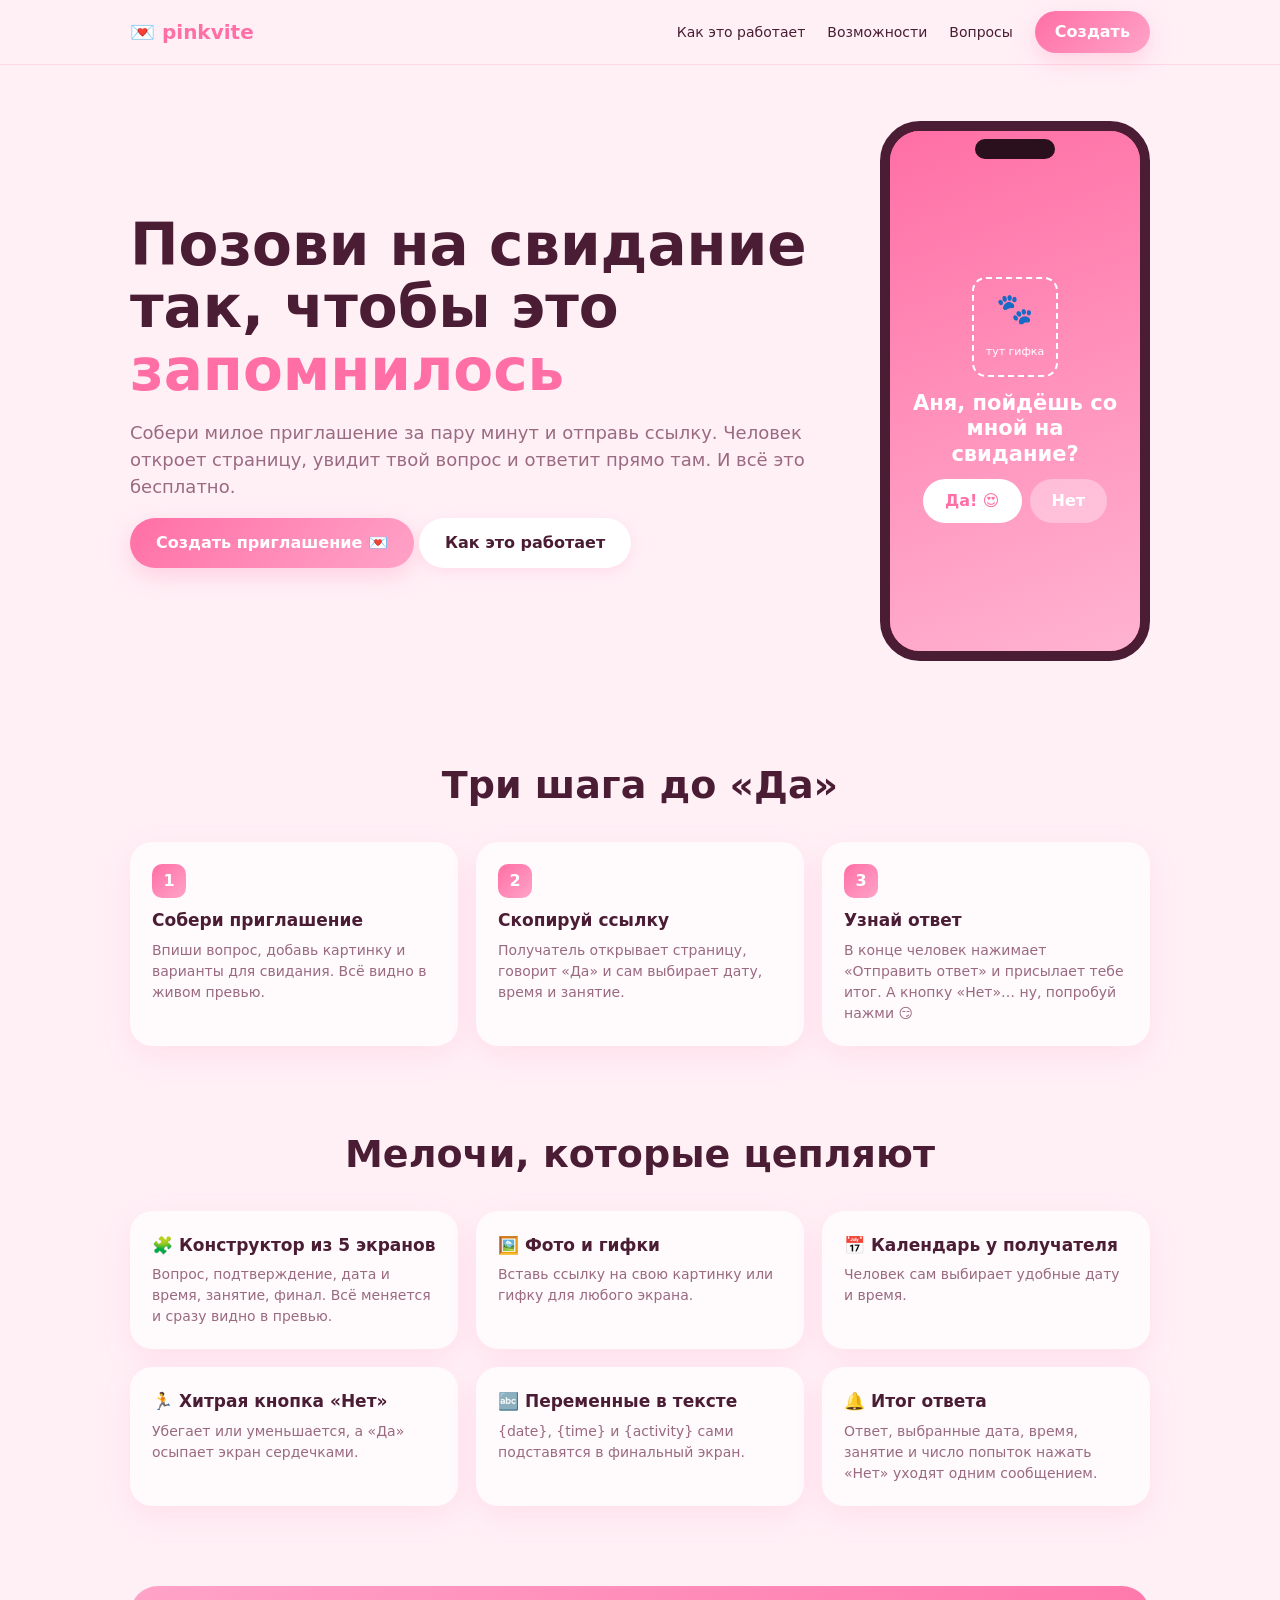
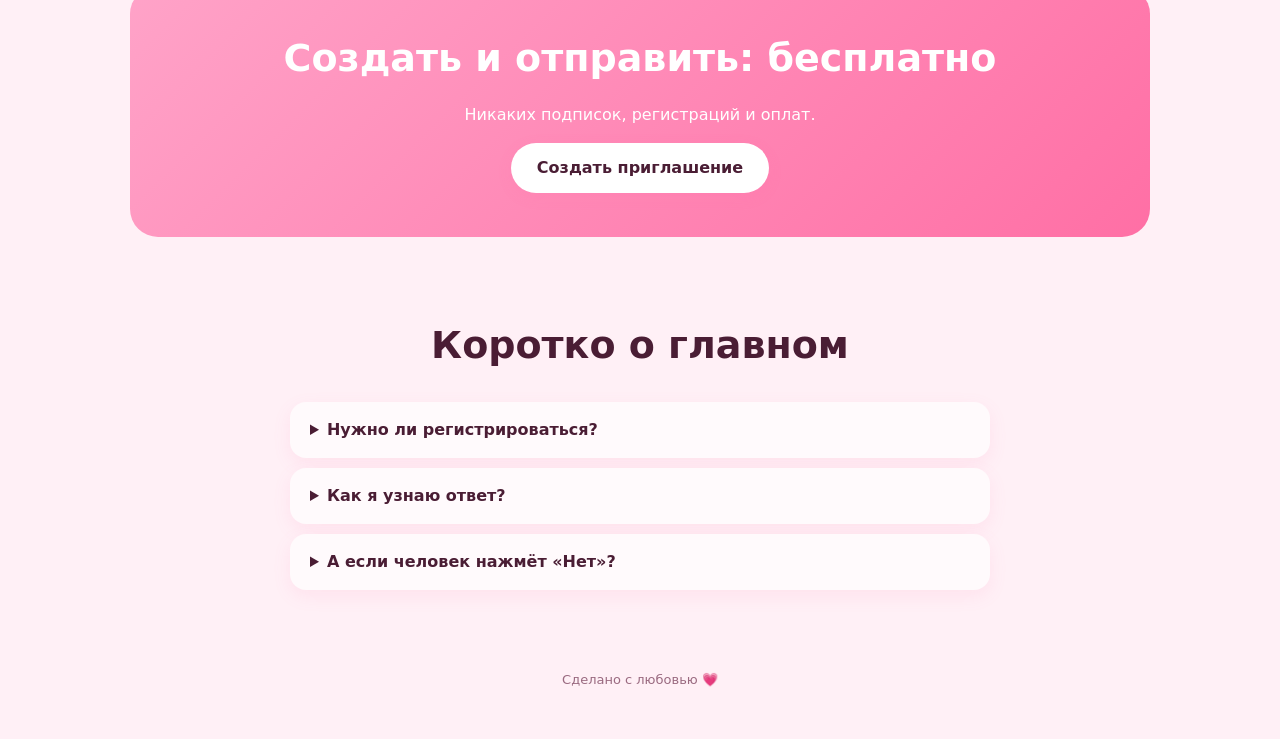
<file: Project - online invitation "Persimmon"/index.html>
<!DOCTYPE html>
<html lang="ru">
<head>
<meta charset="utf-8">
<meta name="viewport" content="width=device-width, initial-scale=1">
<title>Пригласи на свидание 💌</title>
<link rel="stylesheet" href="style.css">
</head>
<body>

<nav><div class="wrap">
  <span class="logo">💌 pinkvite</span>
  <a href="#how">Как это работает</a><a href="#feat">Возможности</a><a href="#faq">Вопросы</a>
  <a class="btn" href="create.html" style="padding:9px 20px">Создать</a>
</div></nav>

<div class="wrap">
  <div class="hero">
    <div>
      <h1>Позови на свидание так, чтобы это <em>запомнилось</em></h1>
      <p style="color:var(--mu);font-size:18px">Собери милое приглашение за пару минут и отправь ссылку. Человек откроет страницу, увидит твой вопрос и ответит прямо там. И всё это бесплатно.</p>
      <a class="btn" href="create.html">Создать приглашение 💌</a>
      <a class="btn w" href="#how">Как это работает</a>
    </div>
    <div class="phone" id="heroPhone"></div>
  </div>

  <section id="how">
    <h2>Три шага до «Да»</h2>
    <div class="grid">
      <div class="card"><span class="num">1</span><b>Собери приглашение</b><p>Впиши вопрос, добавь картинку и варианты для свидания. Всё видно в живом превью.</p></div>
      <div class="card"><span class="num">2</span><b>Скопируй ссылку</b><p>Получатель открывает страницу, говорит «Да» и сам выбирает дату, время и занятие.</p></div>
      <div class="card"><span class="num">3</span><b>Узнай ответ</b><p>В конце человек нажимает «Отправить ответ» и присылает тебе итог. А кнопку «Нет»… ну, попробуй нажми 😏</p></div>
    </div>
  </section>

  <section id="feat">
    <h2>Мелочи, которые цепляют</h2>
    <div class="grid">
      <div class="card"><b>🧩 Конструктор из 5 экранов</b><p>Вопрос, подтверждение, дата и время, занятие, финал. Всё меняется и сразу видно в превью.</p></div>
      <div class="card"><b>🖼️ Фото и гифки</b><p>Вставь ссылку на свою картинку или гифку для любого экрана.</p></div>
      <div class="card"><b>📅 Календарь у получателя</b><p>Человек сам выбирает удобные дату и время.</p></div>
      <div class="card"><b>🏃 Хитрая кнопка «Нет»</b><p>Убегает или уменьшается, а «Да» осыпает экран сердечками.</p></div>
      <div class="card"><b>🔤 Переменные в тексте</b><p>{date}, {time} и {activity} сами подставятся в финальный экран.</p></div>
      <div class="card"><b>🔔 Итог ответа</b><p>Ответ, выбранные дата, время, занятие и число попыток нажать «Нет» уходят одним сообщением.</p></div>
    </div>
  </section>

  

  <section>
    <div class="free">
      <h2>Создать и отправить: бесплатно</h2>
      <p>Никаких подписок, регистраций и оплат.</p>
      <a class="btn w" href="create.html">Создать приглашение</a>
    </div>
  </section>

  <section id="faq">
    <h2>Коротко о главном</h2>
    <details><summary>Нужно ли регистрироваться?</summary><p>Нет. Всё собирается прямо на странице.</p></details>
    <details><summary>Как я узнаю ответ?</summary><p>В конце гость нажимает «Отправить ответ», и сообщение с итогом приходит тебе в тот мессенджер, который он выберет.</p></details>
    <details><summary>А если человек нажмёт «Нет»?</summary><p>Попробуй. Кнопка убегает или уменьшается, а число попыток попадёт в итоговое сообщение.</p></details>
  </section>
</div>
<footer>Сделано с любовью 💗</footer>

<script src="core.js"></script>
<script>
/* главная: телефон-демо */
play({...DEF,img1:HERO_GIF||STICKERS[0]||"",q:"Аня, пойдёшь со мной на свидание?"},$("#heroPhone"),1,true);
</script>
</body>
</html>
</file>
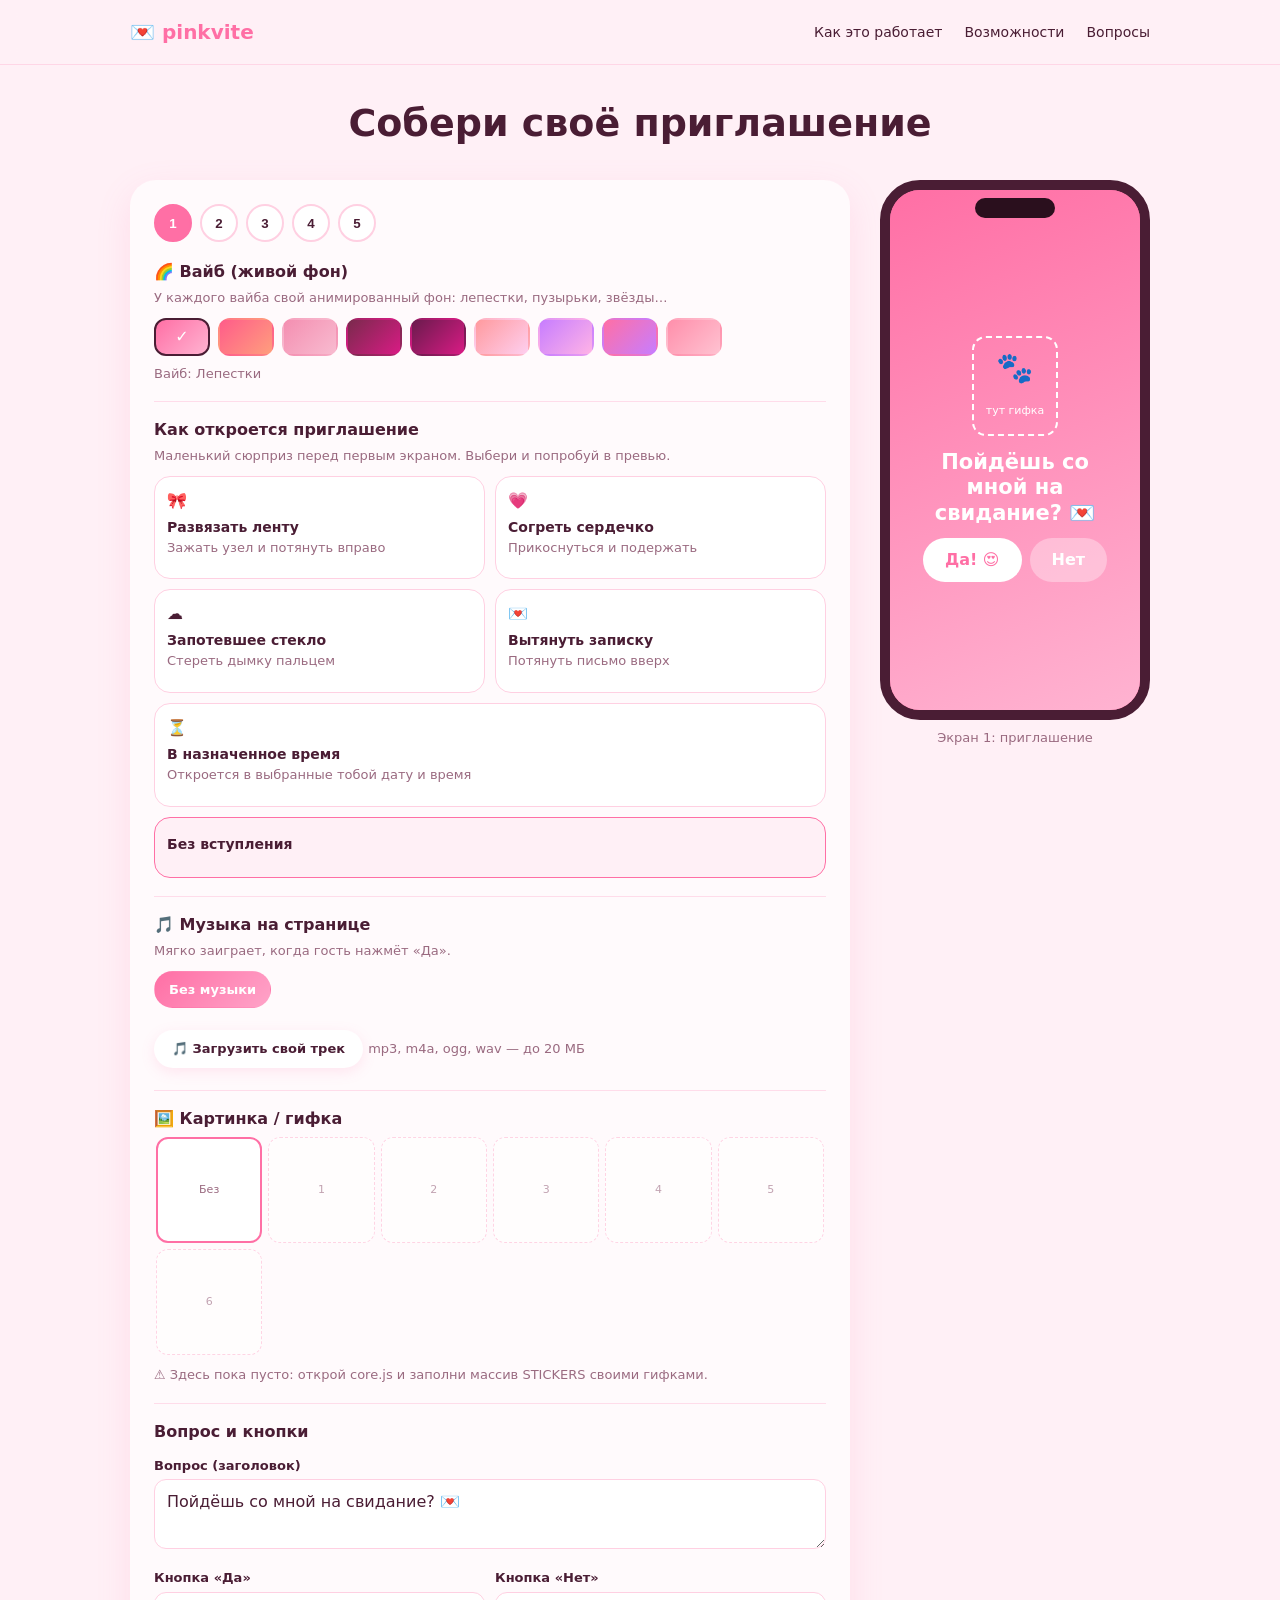
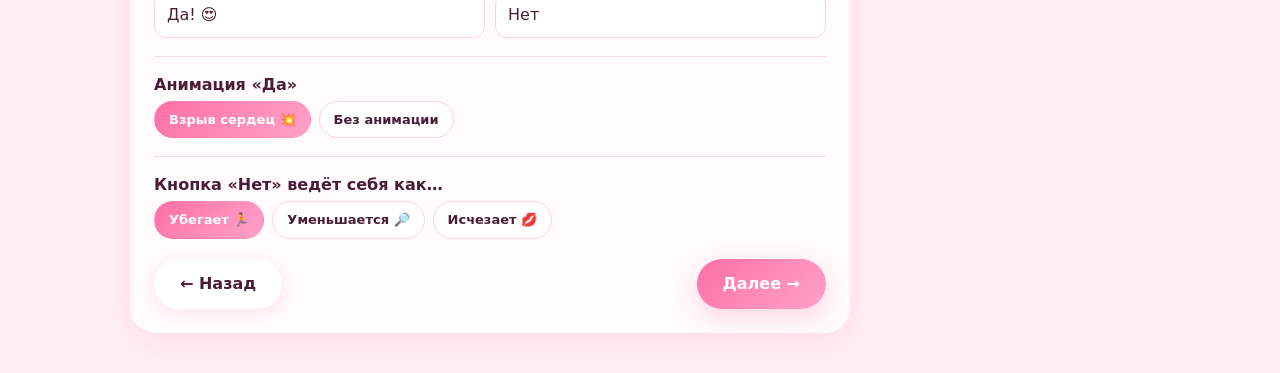
<file: Project - online invitation "Persimmon"/create.html>
<!DOCTYPE html>
<html lang="ru">
<head>
<meta charset="utf-8">
<meta name="viewport" content="width=device-width, initial-scale=1">
<title>Создать приглашение 💌</title>
<link rel="stylesheet" href="style.css">
</head>
<body>
<nav><div class="wrap">
  <a class="logo" href="index.html">💌 pinkvite</a>
  <a href="index.html#how">Как это работает</a><a href="index.html#feat">Возможности</a><a href="index.html#faq">Вопросы</a>
  
</div></nav>
<div class="wrap">
<section id="make" style="padding-top:30px">
    <h2>Собери своё приглашение</h2>
    <div class="builder">
      <div class="panel">
        <div class="steps" id="steps"></div>
        <div id="fields"></div>
        <div class="nav2">
          <button class="btn w" id="prev">← Назад</button>
          <button class="btn" id="next">Далее →</button>
        </div>
        <div class="out" id="out">
          <label style="font-weight:700">Твоя ссылка на приглашение</label>
          <input id="link" readonly>
          <button class="btn" id="copy">Скопировать ссылку</button>
          <p><small>Ссылка бесплатная и без срока действия. Чтобы она открывалась у других, этот сайт должен лежать в интернете.</small></p>
        </div>
      </div>
      <div style="flex:none;margin:0 auto">
        <div class="phone" id="prev-phone" data-prev="1"></div>
        <p style="text-align:center;color:var(--mu);font-size:13px;margin:8px 0" id="cap"></p><div class="tryb"><button class="btn w" id="tryI" style="display:none">Попробовать вступление</button></div>
      </div>
    </div>
  </section>
</div>
<script src="core.js"></script>
<script src="builder.js"></script>
</body>
</html>
</file>
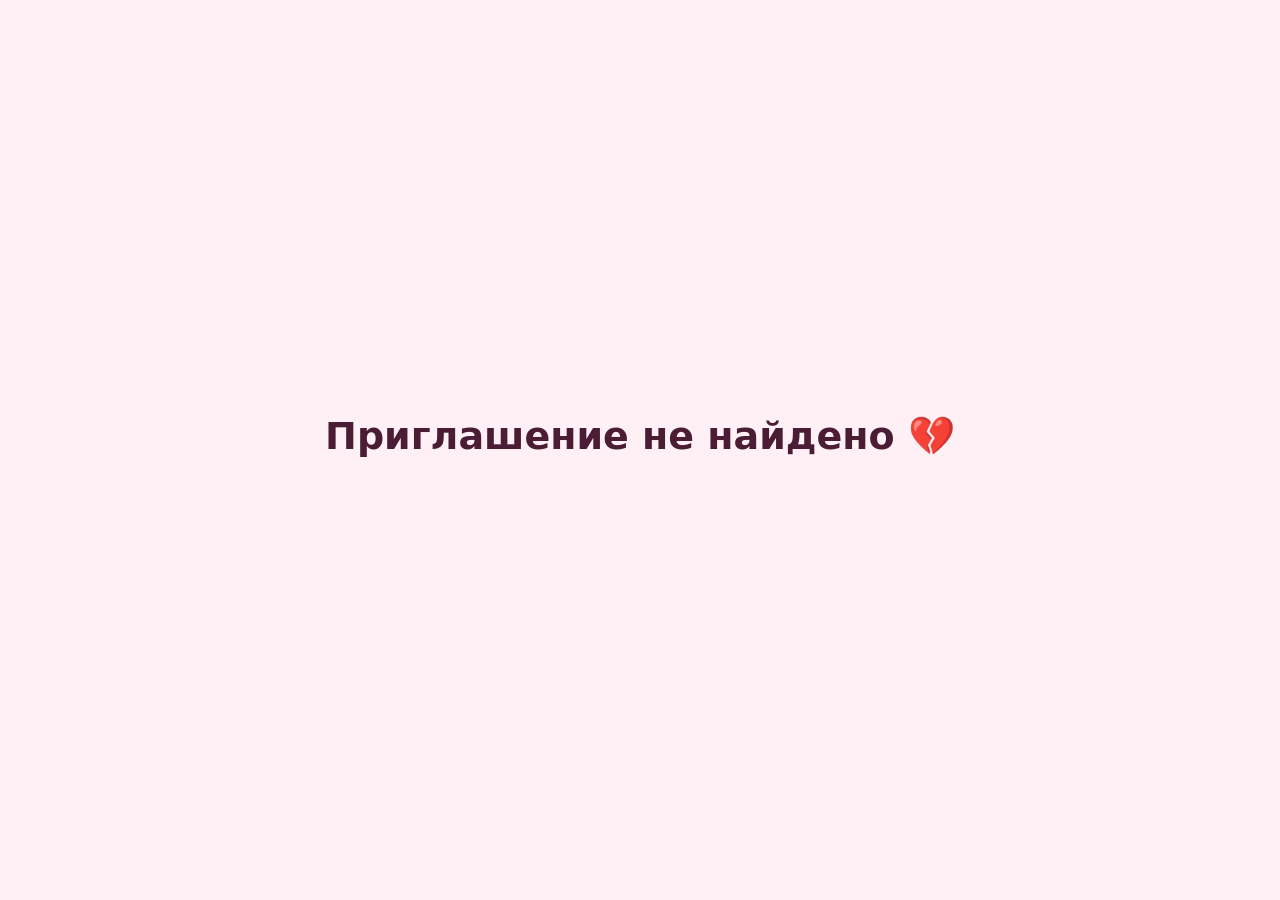
<file: Project - online invitation "Persimmon"/invite.html>
<!DOCTYPE html>
<html lang="ru">
<head>
<meta charset="utf-8">
<meta name="viewport" content="width=device-width, initial-scale=1">
<title>Тебя пригласили 💌</title>
<link rel="stylesheet" href="style.css">
</head>
<body>
<div class="guest"><div class="phone" id="gPhone"></div></div>
<script src="core.js"></script>
<script>
/* режим гостя */
(function(){
  if(location.hash.length<20){document.body.innerHTML='<div class="guest"><h2>Приглашение не найдено 💔</h2></div>';return}
  try{
    const c={...DEF,...JSON.parse(decodeURIComponent(escape(atob(location.hash.slice(1)))))};
    play(c,$("#gPhone"),c.intro!="none"?0:1,false);
  }catch(e){}
})();
</script>
</body>
</html>
</file>
<file: Project - online invitation "Persimmon"/style.css>
:root{--p1:#ff6fa5;--p2:#ffa3c8;--bg:#fff0f6;--card:#fffafc;--tx:#4a1d34;--mu:#9a6a80}
*{box-sizing:border-box}
body{margin:0;font-family:system-ui,-apple-system,"Segoe UI",Roboto,sans-serif;background:var(--bg);color:var(--tx);line-height:1.5}
a{color:inherit}
.wrap{max-width:1060px;margin:0 auto;padding:0 20px}
nav{position:sticky;top:0;z-index:20;background:#fff0f6ee;backdrop-filter:blur(8px);border-bottom:1px solid #ffd6e6}
nav .wrap{display:flex;align-items:center;gap:22px;height:64px}
nav .logo{font-weight:800;color:var(--p1);font-size:20px;margin-right:auto}
nav a{text-decoration:none;font-size:14px}
.btn{display:inline-block;border:0;cursor:pointer;font:inherit;font-weight:700;color:#fff;background:linear-gradient(135deg,var(--p1),var(--p2));padding:13px 26px;border-radius:99px;box-shadow:0 8px 22px #ff6fa540;text-decoration:none}
.btn.w{background:#fff;color:var(--tx);box-shadow:0 4px 14px #ff6fa526}
.hero{display:flex;gap:40px;align-items:center;padding:56px 0;flex-wrap:wrap}
.hero>div:first-child{flex:1 1 380px}
h1{font-size:clamp(34px,6vw,58px);line-height:1.08;margin:0 0 18px}
h1 em{font-style:normal;color:var(--p1)}
h2{font-size:clamp(26px,4vw,38px);text-align:center;margin:0 0 28px}
section{padding:40px 0}
.grid{display:grid;grid-template-columns:repeat(auto-fit,minmax(250px,1fr));gap:18px}
.card{background:var(--card);border-radius:22px;padding:22px;box-shadow:0 10px 30px #ff6fa51f}
.card b{display:block;margin-bottom:6px;font-size:17px}
.card p{margin:0;color:var(--mu);font-size:14px}
.num{display:inline-grid;place-items:center;width:34px;height:34px;border-radius:10px;background:linear-gradient(135deg,var(--p1),var(--p2));color:#fff;font-weight:800;margin-bottom:10px}
details{background:var(--card);border-radius:16px;padding:16px 20px;margin-bottom:10px;max-width:700px;margin-inline:auto;box-shadow:0 6px 18px #ff6fa51a}
summary{cursor:pointer;font-weight:700}
details p{color:var(--mu);margin:10px 0 0}
.free{text-align:center;background:linear-gradient(135deg,var(--p2),var(--p1));color:#fff;border-radius:28px;padding:44px 20px}
.free h2{color:#fff;margin-bottom:10px}
footer{text-align:center;color:var(--mu);font-size:13px;padding:30px 0 50px}
/* phone */
.phone{width:270px;height:540px;border:10px solid #4a1d34;border-radius:40px;overflow:hidden;position:relative;margin:0 auto;background:#ff6fa5;flex:none}
.phone:before{content:"";position:absolute;top:8px;left:50%;width:80px;height:20px;margin-left:-40px;background:#2a0f1d;border-radius:12px;z-index:5}
.scr{position:absolute;inset:0;display:flex;flex-direction:column;align-items:center;justify-content:center;text-align:center;padding:40px 18px 18px;color:#fff;background:linear-gradient(160deg,#ff6fa5,#ffb3d1);overflow:hidden}
.scr img{max-width:70%;max-height:36%;object-fit:contain;margin-bottom:14px}
.ph{border:2px dashed #fff;border-radius:14px;padding:12px;margin-bottom:14px;font-size:30px;line-height:1.2}
.ph small{font-size:11px}
.scr h3{margin:0 0 8px;font-size:21px;line-height:1.2}
.scr p{margin:0 0 14px;font-size:13px;opacity:.95}
.b{border:0;font:inherit;font-weight:700;border-radius:99px;padding:10px 22px;cursor:pointer;margin:4px;transition:transform .2s}
.b.y{background:#fff;color:var(--p1)}
.b.n{background:#ffffff55;color:#fff}
.scr input{width:100%;border:0;border-radius:12px;padding:10px;margin-bottom:8px;font:inherit;background:#ffffffd9;color:var(--tx)}
.opts{display:grid;grid-template-columns:1fr 1fr;gap:8px;width:100%}
.opts button{border:0;border-radius:14px;padding:14px 6px;background:#ffffff40;color:#fff;font:inherit;font-weight:700;cursor:pointer}
.hr{position:absolute;bottom:-30px;pointer-events:none;animation:up 2.2s ease-in forwards;z-index:9}
@keyframes up{to{transform:translateY(-640px) rotate(25deg);opacity:0}}
/* builder */
.builder{display:flex;gap:30px;flex-wrap:wrap;align-items:flex-start}
.panel{flex:1 1 380px;background:var(--card);border-radius:26px;padding:24px;box-shadow:0 12px 34px #ff6fa526}
.steps{display:flex;gap:8px;margin-bottom:18px}
.steps button{width:38px;height:38px;border-radius:50%;border:2px solid #ffd0e2;background:#fff;font-weight:800;cursor:pointer;color:var(--tx)}
.steps button.on{border-color:var(--p1);background:var(--p1);color:#fff}
.panel label{display:block;font-weight:700;font-size:13px;margin:12px 0 4px}
.panel input,.panel textarea,.panel select{width:100%;border:1.5px solid #ffd0e2;border-radius:12px;padding:10px 12px;font:inherit;background:#fff;color:var(--tx)}
.panel small{color:var(--mu);font-size:12px}
.nav2{display:flex;justify-content:space-between;margin-top:20px;gap:10px}
.fs{display:none}.fs.on{display:block}
.out{margin-top:16px;display:none}
.out input{margin-bottom:10px}
.guest{min-height:100vh;display:grid;place-items:center;padding:20px;background:var(--bg)}
.guest .phone{width:min(360px,92vw);height:min(720px,88vh)}

.sec{border-top:1px solid #ffdcea;margin-top:18px;padding-top:16px}
.sec:first-of-type{border-top:0;margin-top:6px;padding-top:0}
.sec h4{margin:0 0 4px;font-size:16px}
.sec .mu{color:var(--mu);font-size:13px;margin:0 0 10px}
.sw{display:flex;flex-wrap:wrap;gap:8px}
.sw i{width:56px;height:38px;border-radius:12px;cursor:pointer;border:2px solid transparent;display:grid;place-items:center;color:#fff;font-style:normal;font-weight:800}
.sw i.on{border-color:var(--tx)}
.cards{display:grid;grid-template-columns:1fr 1fr;gap:10px}
.cards .oc{border:1.5px solid #ffd0e2;border-radius:16px;padding:12px;background:#fff;cursor:pointer}
.cards .oc b{display:block;font-size:14px;margin:4px 0 2px}.cards .oc small{display:block;line-height:1.3}
.cards .oc.on{border-color:var(--p1);background:#fff0f6}
.cards .oc.wide{grid-column:1/-1}
.chips{display:flex;flex-wrap:wrap;gap:8px}
.chips span{border:1.5px solid #ffd0e2;background:#fff;border-radius:99px;padding:8px 14px;font-weight:700;font-size:13px;cursor:pointer}
.chips span.on{background:linear-gradient(135deg,var(--p1),var(--p2));color:#fff;border-color:transparent}
.gal{display:grid;grid-template-columns:repeat(6,1fr);gap:6px}
.gal div{aspect-ratio:1;border:1.5px dashed #ffbcd5;border-radius:12px;display:grid;place-items:center;font-size:11px;color:var(--mu);cursor:pointer;background:#fff;overflow:hidden}
.gal div.on{border:2px solid var(--p1)}
.gal img{width:100%;height:100%;object-fit:contain}
.row{display:flex;gap:8px;margin-bottom:8px}
.row button{flex:none;width:40px;border:0;border-radius:12px;background:#ffe3ee;cursor:pointer}
.two{display:grid;grid-template-columns:1fr 1fr;gap:10px}
.idea{background:#fff0f6;border:1px solid #ffd0e2;border-radius:16px;padding:12px;margin-bottom:10px}
.tryb{margin-top:12px;text-align:center}
.strip{display:flex;gap:6px;overflow:auto;width:100%;margin-bottom:10px}.strip img{height:60px;border-radius:8px;margin:0}

/* вайбы и вступления */
.scr>*:not(.fx):not(.abs){position:relative;z-index:1}
.abs{position:absolute}
.fx{position:absolute;inset:0;pointer-events:none;overflow:hidden;z-index:0}
.fx span{position:absolute;display:block}
.p-petal,.p-confetti{top:-10%;animation:fall linear infinite}
.p-heart,.p-bubbles{bottom:-12%;animation:rise linear infinite}
.p-bubbles{border-radius:50%;background:radial-gradient(circle at 30% 30%,#fffb,#ffffff22);border:1px solid #fff7}
.p-star{color:#fff;animation:tw 3s ease-in-out infinite}
.p-fire{border-radius:50%;background:#ffe9a8;box-shadow:0 0 12px 4px #ffc2dc;animation:drift 7s ease-in-out infinite}
.p-bokeh{border-radius:50%;background:#ffffff38;filter:blur(2px);animation:drift 10s ease-in-out infinite}
.p-smoke{border-radius:50%;background:#ffffff40;filter:blur(18px);animation:drift 12s ease-in-out infinite}
@keyframes fall{from{transform:translateY(0) rotate(0)}to{transform:translateY(720px) rotate(360deg)}}
@keyframes rise{0%{transform:translateY(0);opacity:0}15%{opacity:1}to{transform:translateY(-720px) translateX(24px);opacity:0}}
@keyframes tw{0%,100%{opacity:.1;transform:scale(.6)}50%{opacity:1;transform:scale(1.25)}}
@keyframes drift{0%,100%{transform:translate(0,0);opacity:.4}50%{transform:translate(18px,-26px);opacity:1}}
.scr.aur{background-image:linear-gradient(120deg,#ff6fa5,#c77dff,#ffb3d1,#ff8fab,#a56cff)!important;background-size:300% 300%;animation:aur 9s ease infinite}
@keyframes aur{0%,100%{background-position:0 50%}50%{background-position:100% 50%}}
.sk{margin-top:auto;font-size:13px;border-bottom:1px solid #fff8;cursor:pointer;padding-bottom:3px;opacity:.9}
.hrt{left:50%;top:56%;transform:translate(-50%,-50%);font-size:150px;line-height:1;cursor:pointer;user-select:none;touch-action:none;z-index:3;filter:saturate(.7)}
.gl{left:8%;right:8%;top:34%;bottom:15%;width:84%;height:51%;border-radius:26px;z-index:2;box-shadow:0 8px 30px #0003}

/* бантик */
.rb{z-index:1;box-shadow:0 6px 14px #0004,inset 0 1px 0 #fff7}
.rb.h{left:0;right:0;top:58%;height:46px;margin-top:-23px;background:linear-gradient(180deg,#a8366a 0%,#e8809f 18%,#ffd9e4 38%,#fff4f7 48%,#f0a0b8 62%,#c4557d 85%,#8f2f5a 100%)}
.rb.v{top:0;bottom:0;left:50%;width:46px;margin-left:-23px;background:linear-gradient(90deg,#a8366a 0%,#e8809f 18%,#ffd9e4 38%,#fff4f7 48%,#f0a0b8 62%,#c4557d 85%,#8f2f5a 100%)}
.rb.h:after,.rb.v:after{content:"";position:absolute;inset:0;background:repeating-linear-gradient(115deg,#ffffff00 0 6px,#ffffff14 6px 8px)}
.bw{left:50%;top:58%;width:86%;transform:translate(-50%,-50%);z-index:2;pointer-events:none;transition:transform .15s}
.bw svg{display:block;filter:drop-shadow(0 7px 8px #0006)}
.bw .lp{transform-origin:130px 100px;transform:scale(calc(1 - var(--p,0)*.6));transition:transform .15s}
.kn{left:50%;top:58%;width:76px;height:76px;margin:0;transform:translate(-50%,-50%);border-radius:50%;border:2px solid #fff;background:#ffffff22;z-index:4;cursor:grab;animation:pulse 1.8s ease-out infinite}
.kn:after{content:"→";position:absolute;left:calc(100% + 10px);top:50%;transform:translateY(-50%);font-size:28px;color:#fff;text-shadow:0 2px 6px #0006}
.kl{left:50%;top:calc(58% + 52px);transform:translateX(-50%);z-index:4;font-size:11px;font-weight:700;background:#0006;border-radius:99px;padding:3px 10px;white-space:nowrap;pointer-events:none}
@keyframes pulse{0%{box-shadow:0 0 0 0 #ffffffaa}100%{box-shadow:0 0 0 22px #ffffff00}}
.scr.untied .rb.h{transform:translateX(125%);transition:transform .65s ease-in}
.scr.untied .rb.v{transform:translateY(-125%);transition:transform .65s ease-in}
.scr.untied .bw{opacity:0;transform:translate(-50%,-50%) scale(.3) rotate(35deg)!important;transition:all .5s ease-in}
.scr.untied .kn,.scr.untied .kl{opacity:0;transition:opacity .2s}
/* письмо в конверте */
.env{left:8%;right:8%;top:43%;height:34%;transform:rotate(-3deg);z-index:2}
.eb{position:absolute;left:0;right:0;top:-6%;bottom:0;background:#7e3b52;border-radius:8px;box-shadow:0 12px 28px #0006}
.paper{position:absolute;left:6%;right:6%;top:-36%;height:86%;background:#fbf4e6;border-radius:5px;padding:14px;color:#6b2a3b;text-align:left;font-family:"Segoe Script","Bradley Hand","Lucida Handwriting","Comic Sans MS",cursive;font-size:19px;line-height:1.3;box-shadow:0 4px 14px #0004;cursor:grab;touch-action:none;z-index:1;transition:transform .3s}
.paper:before{content:"";position:absolute;inset:6px;border:1px solid #ead7c3;border-radius:3px;pointer-events:none}
.paper .dh{position:absolute;left:16px;bottom:10px;width:34px}
.efw{position:absolute;left:0;right:0;bottom:0;height:68%;z-index:2;filter:drop-shadow(0 -2px 4px #0003) drop-shadow(0 8px 10px #0005)}
.ef{width:100%;height:100%;background:linear-gradient(170deg,#d68f9b,#b8647a 70%,#a85469);clip-path:polygon(0 0,36% 0,50% 18%,64% 0,100% 0,100% 100%,0 100%);border-radius:0 0 10px 10px;display:flex;flex-direction:column;align-items:center;justify-content:center;gap:5px;color:#fff1f3;padding-top:14px}
.ef b{font-family:"Segoe Script","Bradley Hand","Lucida Handwriting","Comic Sans MS",cursive;font-size:20px;font-weight:400}
.ef i{width:44px;height:1px;background:#ffffff88}
.ef small{font-size:9px;opacity:.85;letter-spacing:.6px}
.nh{left:0;right:0;top:calc(43% + 34% + 18px);text-align:center;font-size:12px;font-style:italic;opacity:.9;z-index:3}
.scr.opening .paper{transform:translateY(-140px) scale(1.12)!important;opacity:0;transition:transform .6s ease-in,opacity .55s ease-in}
.gal{max-height:270px;overflow:auto;padding:2px}
.gal .dev{pointer-events:none;opacity:.6}
.up input{display:none}
</file>
